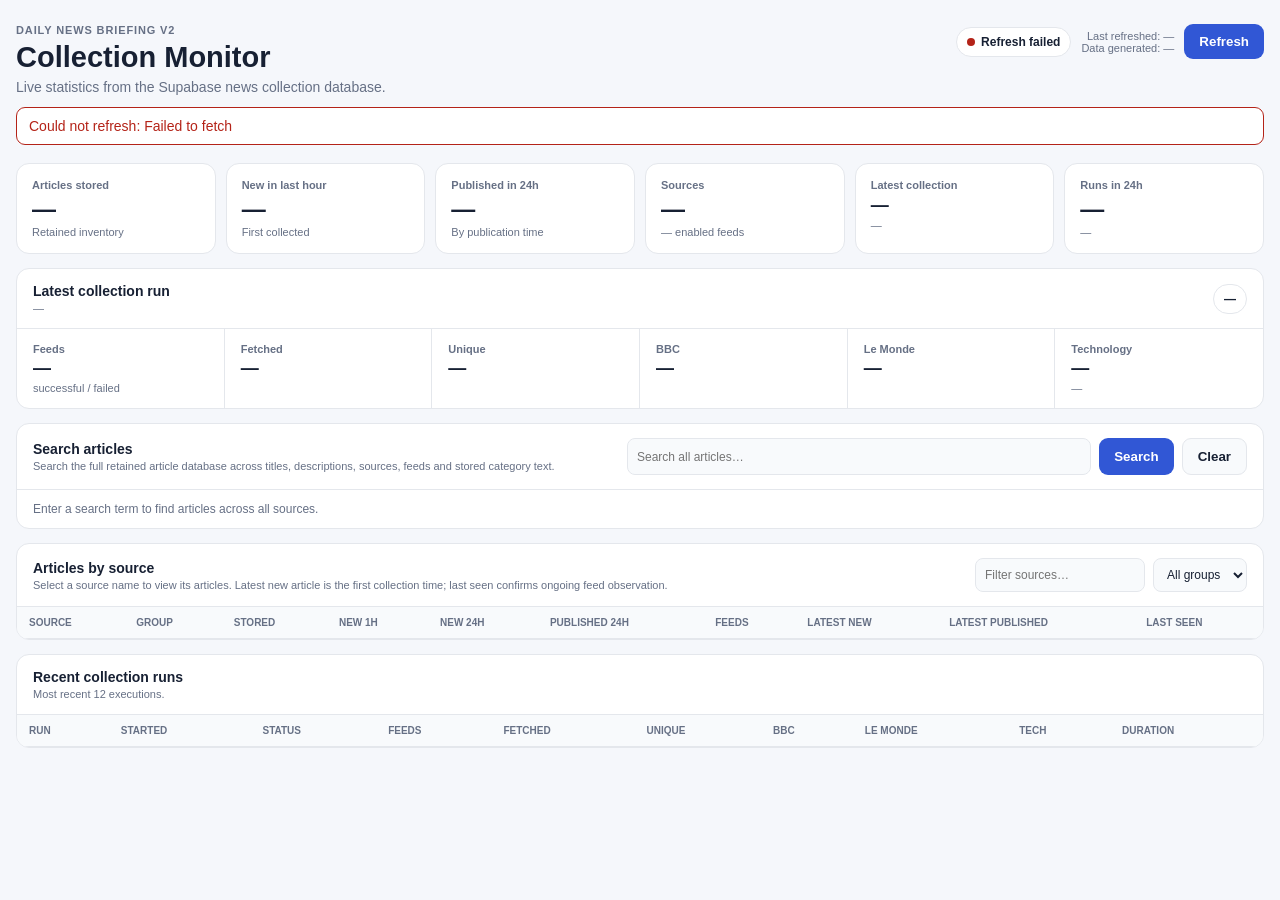
<file: index.html>
<!doctype html>
<html lang="en">
<head>
<meta charset="utf-8">
<meta name="viewport" content="width=device-width,initial-scale=1">
<meta name="color-scheme" content="light dark">
<title>Daily News Collection Monitor</title>
<style>
:root{--bg:#f5f7fb;--p:#fff;--p2:#f8fafc;--t:#172033;--m:#667085;--l:#e4e7ec;--a:#3157d5;--g:#168052;--w:#a15c00;--b:#b42318;color-scheme:light dark}
@media(prefers-color-scheme:dark){:root{--bg:#0d1117;--p:#151b23;--p2:#10161e;--t:#edf2f7;--m:#98a2b3;--l:#2b3440;--a:#8ba4ff;--g:#58d49b;--w:#ffb757;--b:#ff7b72}}
*{box-sizing:border-box}
body{margin:0;background:var(--bg);color:var(--t);font:14px -apple-system,BlinkMacSystemFont,"Segoe UI",Roboto,Arial,sans-serif}
.w{max-width:1400px;margin:auto;padding:24px 16px 50px}
.top{display:flex;justify-content:space-between;gap:16px;align-items:flex-start}
.ey{font-size:11px;letter-spacing:.08em;text-transform:uppercase;font-weight:750;color:var(--m)}
h1{margin:5px 0;font-size:29px}
.mut,.small{color:var(--m)}
.actions{display:flex;gap:10px;align-items:center;flex-wrap:wrap;justify-content:flex-end}
.pill{border:1px solid var(--l);background:var(--p);border-radius:999px;padding:7px 10px;font-size:12px;font-weight:700}
.dot{display:inline-block;width:8px;height:8px;border-radius:50%;background:var(--m);margin-right:6px}
.good{color:var(--g)}.warn{color:var(--w)}.bad{color:var(--b)}
.dot.good{background:var(--g)}.dot.warn{background:var(--w)}.dot.bad{background:var(--b)}
button{border:0;border-radius:9px;background:var(--a);color:#fff;font-weight:750;padding:10px 15px;cursor:pointer}
button:disabled{opacity:.65;cursor:default}.secondary{background:var(--p2);color:var(--t);border:1px solid var(--l)}
.stamp{font-size:11px;color:var(--m);text-align:right}
.cards{display:grid;grid-template-columns:repeat(6,1fr);gap:10px;margin-top:18px}
.card,.sec{background:var(--p);border:1px solid var(--l);border-radius:13px}
.card{padding:15px}
.lab{font-size:11px;color:var(--m);font-weight:700}
.val{font-size:24px;font-weight:780;margin-top:4px}
.small{font-size:11px;margin-top:3px}
.sec{margin-top:14px;overflow:hidden}
.head{padding:14px 16px;border-bottom:1px solid var(--l);display:flex;justify-content:space-between;gap:10px;align-items:center}
.ttl{font-weight:780}
.run{display:grid;grid-template-columns:repeat(6,1fr)}
.cell{padding:14px 16px;border-right:1px solid var(--l)}
.cell:last-child{border-right:0}
.rv{font-size:18px;font-weight:760;margin-top:3px}
.tools{display:flex;gap:8px}.article-search-tools{min-width:min(620px,55vw)}.article-search-tools .input{flex:1;min-width:180px}.search-info{padding:12px 16px;color:var(--m);font-size:12px}.search-pager{display:flex;justify-content:space-between;align-items:center;gap:10px;padding:12px 16px;border-top:1px solid var(--l)}.article-title{font-weight:700;color:var(--t);text-decoration:none}.article-title:hover{color:var(--a);text-decoration:underline}.snippet{color:var(--m);font-size:11px;line-height:1.35;margin-top:3px;max-width:620px}
.input,.select{border:1px solid var(--l);background:var(--p2);color:var(--t);border-radius:8px;padding:8px 9px;font:inherit;font-size:12px}
.scroll{overflow:auto}
table{width:100%;border-collapse:collapse;min-width:1000px}
th,td{padding:10px 12px;border-bottom:1px solid var(--l);text-align:left;font-size:12px}
th{font-size:10px;text-transform:uppercase;color:var(--m);background:var(--p2)}
.src{font-weight:750;color:var(--a);text-decoration:none}
.src:hover{text-decoration:underline}
.badge{border:1px solid var(--l);border-radius:999px;padding:3px 6px;font-size:10px}
.error{display:none;border:1px solid var(--b);color:var(--b);background:var(--p);padding:10px 12px;border-radius:9px;margin-top:12px}
@media(max-width:1000px){.cards{grid-template-columns:repeat(3,1fr)}.run{grid-template-columns:repeat(3,1fr)}}
@media(max-width:650px){.w{padding:18px 10px 40px}.top{display:block}.actions{margin-top:12px;justify-content:space-between}.stamp{text-align:left}.cards{grid-template-columns:repeat(2,1fr)}.run{grid-template-columns:repeat(2,1fr)}.head{align-items:flex-start;flex-direction:column}.tools{width:100%}.article-search-tools{min-width:0;flex-wrap:wrap}.article-search-tools .input{flex-basis:100%}.article-search-tools button{flex:1}.input{flex:1;min-width:0}.search-pager{align-items:stretch}.search-pager button{flex:1}}
</style>
</head>
<body>
<div class="w">
  <div class="top">
    <div>
      <div class="ey">Daily News Briefing v2</div>
      <h1>Collection Monitor</h1>
      <div class="mut">Live statistics from the Supabase news collection database.</div>
    </div>
    <div class="actions">
      <span class="pill"><span id="sd" class="dot"></span><span id="st">Loading…</span></span>
      <div class="stamp"><div id="rt">Last refreshed: —</div><div id="dt">Data generated: —</div></div>
      <button id="rb">Refresh</button>
    </div>
  </div>

  <div id="err" class="error"></div>

  <div class="cards">
    <div class="card"><div class="lab">Articles stored</div><div id="stored" class="val">—</div><div class="small">Retained inventory</div></div>
    <div class="card"><div class="lab">New in last hour</div><div id="n1" class="val">—</div><div class="small">First collected</div></div>
    <div class="card"><div class="lab">Published in 24h</div><div id="p24" class="val">—</div><div class="small">By publication time</div></div>
    <div class="card"><div class="lab">Sources</div><div id="sc" class="val">—</div><div class="small"><span id="fc">—</span> enabled feeds</div></div>
    <div class="card"><div class="lab">Latest collection</div><div id="lc" class="val" style="font-size:18px">—</div><div id="lct" class="small">—</div></div>
    <div class="card"><div class="lab">Runs in 24h</div><div id="runs" class="val">—</div><div id="runsub" class="small">—</div></div>
  </div>

  <div class="sec">
    <div class="head">
      <div><div class="ttl">Latest collection run</div><div id="rw" class="small">—</div></div>
      <span id="rs" class="pill">—</span>
    </div>
    <div class="run">
      <div class="cell"><div class="lab">Feeds</div><div id="rf" class="rv">—</div><div class="small">successful / failed</div></div>
      <div class="cell"><div class="lab">Fetched</div><div id="rfe" class="rv">—</div></div>
      <div class="cell"><div class="lab">Unique</div><div id="ru" class="rv">—</div></div>
      <div class="cell"><div class="lab">BBC</div><div id="rbbc" class="rv">—</div></div>
      <div class="cell"><div class="lab">Le Monde</div><div id="rlm" class="rv">—</div></div>
      <div class="cell"><div class="lab">Technology</div><div id="rtech" class="rv">—</div><div id="rd" class="small">—</div></div>
    </div>
  </div>

  <div class="sec">
    <div class="head">
      <div>
        <div class="ttl">Search articles</div>
        <div class="small">Search the full retained article database across titles, descriptions, sources, feeds and stored category text.</div>
      </div>
      <form id="asf" class="tools article-search-tools">
        <input id="asq" class="input" type="search" placeholder="Search all articles…" autocomplete="off">
        <button id="asb" type="submit">Search</button>
        <button id="asc" type="button" class="secondary">Clear</button>
      </form>
    </div>
    <div id="asinfo" class="search-info">Enter a search term to find articles across all sources.</div>
    <div id="aswrap" class="scroll" style="display:none">
      <table>
        <thead><tr><th>Source</th><th>Article</th><th>Collected</th><th>Published</th><th>Feed</th></tr></thead>
        <tbody id="asr"></tbody>
      </table>
    </div>
    <div id="aspager" class="search-pager" style="display:none">
      <button id="asprev" class="secondary" type="button">← Newer results</button>
      <span id="asptext" class="small">—</span>
      <button id="asnext" class="secondary" type="button">Older results →</button>
    </div>
  </div>

  <div class="sec">
    <div class="head">
      <div>
        <div class="ttl">Articles by source</div>
        <div class="small">Select a source name to view its articles. Latest new article is the first collection time; last seen confirms ongoing feed observation.</div>
      </div>
      <div class="tools">
        <input id="q" class="input" type="search" placeholder="Filter sources…">
        <select id="grp" class="select"><option value="">All groups</option></select>
      </div>
    </div>
    <div class="scroll">
      <table>
        <thead><tr><th>Source</th><th>Group</th><th>Stored</th><th>New 1h</th><th>New 24h</th><th>Published 24h</th><th>Feeds</th><th>Latest new</th><th>Latest published</th><th>Last seen</th></tr></thead>
        <tbody id="sr"></tbody>
      </table>
    </div>
  </div>

  <div class="sec">
    <div class="head"><div><div class="ttl">Recent collection runs</div><div class="small">Most recent 12 executions.</div></div></div>
    <div class="scroll">
      <table>
        <thead><tr><th>Run</th><th>Started</th><th>Status</th><th>Feeds</th><th>Fetched</th><th>Unique</th><th>BBC</th><th>Le Monde</th><th>Tech</th><th>Duration</th></tr></thead>
        <tbody id="rr"></tbody>
      </table>
    </div>
  </div>
</div>

<script>
var API='https://rbwcmjtcmhnivkmoxpsj.supabase.co/functions/v1/news-stats-api',
    S=[],
    $=function(x){return document.getElementById(x)},
    nf=new Intl.NumberFormat('en-GB'),
    df=new Intl.DateTimeFormat('en-GB',{timeZone:'Europe/London',day:'2-digit',month:'short',year:'numeric',hour:'2-digit',minute:'2-digit',second:'2-digit',hour12:false,timeZoneName:'short'}),
    sf=new Intl.DateTimeFormat('en-GB',{timeZone:'Europe/London',day:'2-digit',month:'short',hour:'2-digit',minute:'2-digit',hour12:false}),
    articleSearchPage=1,articleSearchTerm='',articleSearchLimit=50;

function fmt(v){return v?df.format(new Date(v)):'—'}
function sh(v){return v?sf.format(new Date(v)):'—'}
function ago(v){if(!v)return'—';var s=Math.max(0,(Date.now()-new Date(v))/1000);return s<60?Math.round(s)+' sec ago':s<3600?Math.round(s/60)+' min ago':s<86400?(s/3600).toFixed(s<7200?1:0)+' h ago':(s/86400).toFixed(1)+' d ago'}
function dur(a,b){return a&&b?((new Date(b)-new Date(a))/1000).toFixed(1)+' sec':'—'}
function fresh(v){if(!v)return['bad','No data'];var m=(Date.now()-new Date(v))/60000;return m<=75?['good',ago(v)]:m<=150?['warn',ago(v)]:['bad',ago(v)]}
function esc(v){return String(v==null?'':v).replace(/[&<>"']/g,function(c){return{'&':'&amp;','<':'&lt;','>':'&gt;','"':'&quot;',"'":'&#39;'}[c]})}
function safeUrl(v){try{var u=new URL(v);return(u.protocol==='http:'||u.protocol==='https:')?u.href:''}catch(e){return''}}

function articleSearchRow(a){
  var url=safeUrl(a.canonical_url),srcHref='source.html?source='+encodeURIComponent(a.source_name||''),title=esc(a.title||'(Untitled article)'),titleHtml=url?'<a class="article-title" href="'+esc(url)+'" target="_blank" rel="noopener noreferrer">'+title+'</a>':'<span class="article-title">'+title+'</span>',desc=a.description?'<div class="snippet">'+esc(a.description.length>180?a.description.slice(0,180)+'…':a.description)+'</div>':'';
  return '<tr><td><a class="src" href="'+srcHref+'">'+esc(a.source_name||'—')+'</a><div class="small">'+esc(a.source_group||'')+'</div></td><td>'+titleHtml+desc+'</td><td>'+sh(a.first_seen_at)+'</td><td>'+sh(a.published_at)+'</td><td>'+esc((a.feed_names&&a.feed_names.length?a.feed_names.join(', '):a.feed_name)||'—')+'</td></tr>'
}

function renderArticleSearch(d){
  var articles=d.articles||[],pages=d.total_pages||0;
  $('aswrap').style.display='block';
  $('aspager').style.display='flex';
  $('asr').innerHTML=articles.map(articleSearchRow).join('');
  $('asinfo').textContent=nf.format(d.total||0)+' result'+(d.total===1?'':'s')+' for “'+articleSearchTerm+'” · newest first';
  $('asptext').textContent=pages?'Page '+nf.format(d.page)+' of '+nf.format(pages):'No results';
  $('asprev').disabled=d.page<=1;
  $('asnext').disabled=!pages||d.page>=pages
}

function clearArticleSearch(){
  articleSearchTerm='';articleSearchPage=1;$('asq').value='';$('asr').innerHTML='';$('aswrap').style.display='none';$('aspager').style.display='none';$('asinfo').textContent='Enter a search term to find articles across all sources.'
}

async function runArticleSearch(page){
  var term=$('asq').value.trim();
  if(!term){clearArticleSearch();return}
  articleSearchTerm=term;articleSearchPage=Math.max(1,page||1);
  var b=$('asb');b.disabled=true;b.textContent='Searching…';
  try{
    var u=API+'?search='+encodeURIComponent(articleSearchTerm)+'&page='+articleSearchPage+'&limit='+articleSearchLimit+'&t='+Date.now(),r=await fetch(u,{cache:'no-store'});
    if(!r.ok)throw new Error('API returned '+r.status);
    renderArticleSearch(await r.json())
  }catch(e){
    $('asinfo').textContent='Search failed: '+e.message;$('aswrap').style.display='none';$('aspager').style.display='none'
  }finally{b.disabled=false;b.textContent='Search'}
}

function rows(){
  var q=$('q').value.toLowerCase(),g=$('grp').value,out=[];
  S.filter(function(s){
    return(!q||s.source_name.toLowerCase().indexOf(q)>=0||String(s.source_group||'').toLowerCase().indexOf(q)>=0)&&(!g||s.source_group===g)
  }).forEach(function(s){
    var a=fresh(s.latest_collection),z=fresh(s.latest_seen),href='source.html?source='+encodeURIComponent(s.source_name);
    out.push('<tr><td><a class="src" href="'+href+'">'+esc(s.source_name)+'</a><div class="small">'+esc(s.source_family)+'</div></td><td><span class="badge">'+esc(s.source_group||'—')+'</span></td><td><b>'+nf.format(s.total_articles)+'</b></td><td>'+nf.format(s.new_1h)+'</td><td>'+nf.format(s.new_24h)+'</td><td>'+nf.format(s.published_24h)+'</td><td>'+s.enabled_feeds+'/'+s.configured_feeds+'</td><td><div class="'+a[0]+'"><b>'+a[1]+'</b></div><div class="small">'+sh(s.latest_collection)+'</div></td><td>'+ago(s.latest_published)+'<div class="small">'+sh(s.latest_published)+'</div></td><td><div class="'+z[0]+'"><b>'+z[1]+'</b></div><div class="small">'+sh(s.latest_seen)+'</div></td></tr>')
  });
  $('sr').innerHTML=out.join('')
}

function render(d){
  var o=d.overview||{},r=d.latest_run||{};
  $('stored').textContent=nf.format(o.stored_articles||0);
  $('n1').textContent=nf.format(o.new_articles_1h||0);
  $('p24').textContent=nf.format(o.published_24h||0);
  $('sc').textContent=nf.format(o.configured_sources||0);
  $('fc').textContent=nf.format(o.enabled_feeds||0);
  $('lc').textContent=ago(o.latest_collection);
  $('lct').textContent=fmt(o.latest_collection);
  $('runs').textContent=nf.format((o.successful_runs_24h||0)+(o.failed_runs_24h||0));
  $('runsub').textContent=(o.successful_runs_24h||0)+' successful · '+(o.failed_runs_24h||0)+' failed';

  var age=r.finished_at?(Date.now()-new Date(r.finished_at))/60000:9999,
      c=r.ok&&age<=90?'good':r.ok&&age<=180?'warn':'bad';
  $('sd').className='dot '+c;
  $('st').textContent=!r.ok?'Latest run failed':age<=90?'Collection healthy':age<=180?'Collection getting stale':'Collection stale';
  $('rw').textContent=r.started_at?'Run #'+r.id+' · '+fmt(r.started_at):'No run recorded';
  $('rs').innerHTML='<span class="dot '+(r.ok?'good':'bad')+'"></span>'+(r.ok?'Successful':'Failed');
  $('rf').textContent=(r.successful_feeds||0)+' / '+(r.failed_feeds||0);
  $('rfe').textContent=nf.format(r.fetched_items||0);
  $('ru').textContent=nf.format(r.unique_items||0);
  $('rbbc').textContent=nf.format(r.bbc_items||0);
  $('rlm').textContent=nf.format(r.lemonde_items||0);
  $('rtech').textContent=nf.format(r.technology_items||0);
  $('rd').textContent=dur(r.started_at,r.finished_at);

  S=d.sources||[];
  var gs=[];
  S.forEach(function(s){if(s.source_group&&gs.indexOf(s.source_group)<0)gs.push(s.source_group)});
  gs.sort();
  $('grp').innerHTML='<option value="">All groups</option>'+gs.map(function(g){return'<option>'+esc(g)+'</option>'}).join('');
  rows();

  $('rr').innerHTML=(d.recent_runs||[]).map(function(x){
    return'<tr><td>#'+x.id+'</td><td>'+sh(x.started_at)+'</td><td class="'+(x.ok?'good':'bad')+'"><b>'+(x.ok?'Successful':'Failed'+(x.error_count?' · '+x.error_count+' errors':''))+'</b></td><td>'+x.successful_feeds+'/'+x.failed_feeds+'</td><td>'+nf.format(x.fetched_items||0)+'</td><td>'+nf.format(x.unique_items||0)+'</td><td>'+nf.format(x.bbc_items||0)+'</td><td>'+nf.format(x.lemonde_items||0)+'</td><td>'+nf.format(x.technology_items||0)+'</td><td>'+dur(x.started_at,x.finished_at)+'</td></tr>'
  }).join('');
  $('dt').textContent='Data generated: '+fmt(d.generated_at)
}

async function refresh(){
  var b=$('rb');
  b.disabled=true;
  b.textContent='Refreshing…';
  $('err').style.display='none';
  try{
    var r=await fetch(API+'?t='+Date.now(),{cache:'no-store'});
    if(!r.ok)throw new Error('API returned '+r.status);
    render(await r.json());
    $('rt').textContent='Last refreshed: '+df.format(new Date())
  }catch(e){
    $('err').textContent='Could not refresh: '+e.message;
    $('err').style.display='block';
    $('sd').className='dot bad';
    $('st').textContent='Refresh failed'
  }finally{
    b.disabled=false;
    b.textContent='Refresh'
  }
}
$('rb').onclick=refresh;
$('asf').onsubmit=function(e){e.preventDefault();runArticleSearch(1)};
$('asc').onclick=clearArticleSearch;
$('asprev').onclick=function(){if(articleSearchPage>1)runArticleSearch(articleSearchPage-1)};
$('asnext').onclick=function(){runArticleSearch(articleSearchPage+1)};
$('q').oninput=rows;
$('grp').onchange=rows;
refresh();
</script>
</body>
</html>
</file>
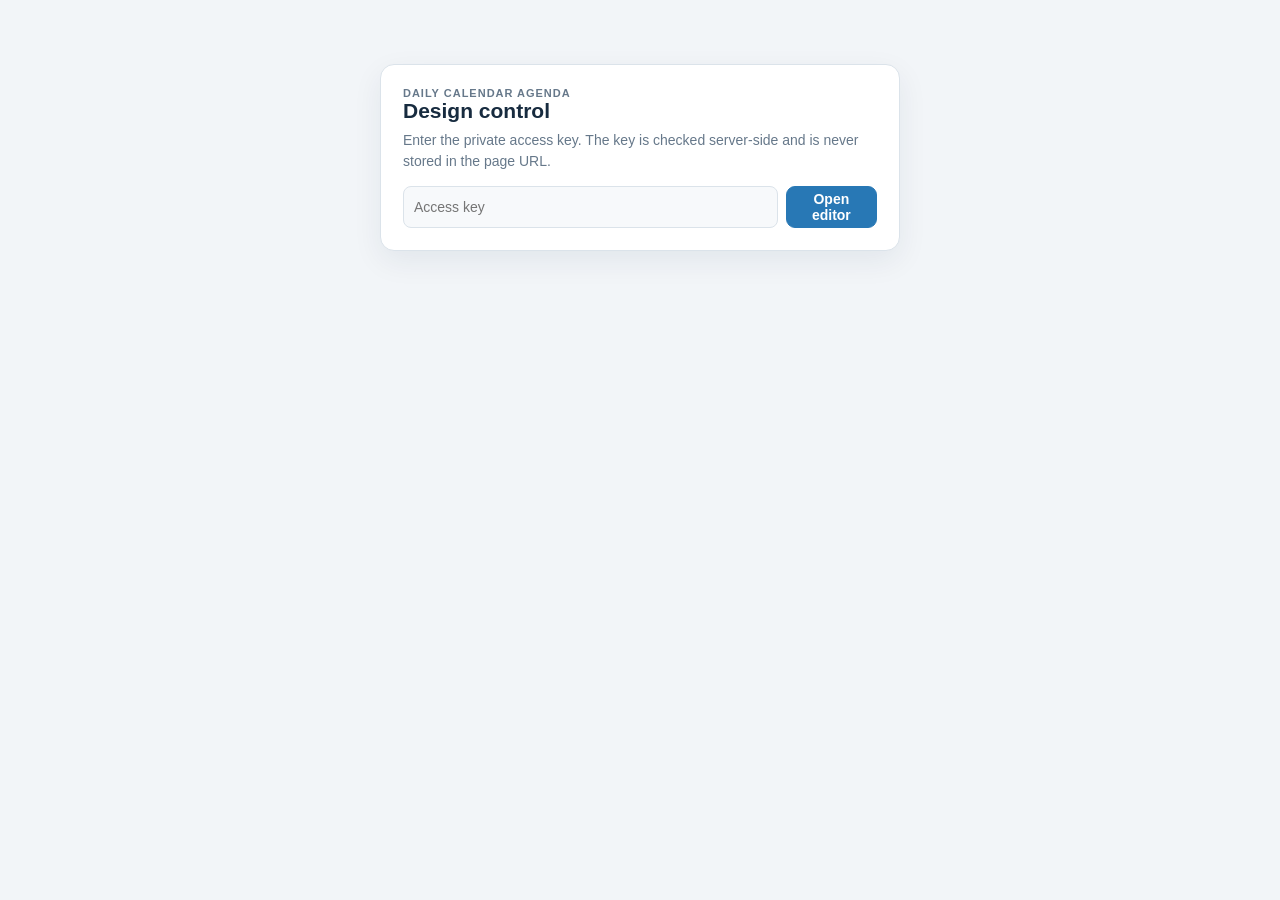
<file: agenda-designer-ipad.html>
<!doctype html>
<html lang="en">
<head>
<meta charset="utf-8">
<meta name="viewport" content="width=device-width,initial-scale=1,viewport-fit=cover">
<meta name="color-scheme" content="light dark">
<title>Daily Calendar Agenda — Design Control</title>
<link rel="stylesheet" href="agenda-designer-v2.css?v=20260829d">
</head>
<body>
<div class="wrap">
<div id="login" class="login"><div class="eyebrow">Daily Calendar Agenda</div><h2>Design control</h2><p>Enter the private access key. The key is checked server-side and is never stored in the page URL.</p><div class="login-row"><input id="key" class="input" type="password" autocomplete="current-password" placeholder="Access key"><button id="loginBtn" class="btn primary" type="button">Open editor</button></div><div id="loginError" class="notice error" style="margin-top:10px"></div></div>
<div id="app" class="app">
<div class="top"><div><div class="eyebrow">Daily Calendar Agenda</div><h1>Email design control</h1><div class="sub">Every setting below is read by the scheduled task before it renders the email. Layout-sensitive options are marked because changing them can affect Gmail/iPad chart alignment.</div></div><div class="top-actions"><button id="reloadBtn" class="btn" type="button">Reload</button><button id="runBtnTop" class="btn danger" type="button">Re-execute task</button></div></div>
<div id="notice" class="notice"></div>
<div class="statusbar"><div class="status"><div class="slabel">Design parameters</div><div id="paramCount" class="svalue">—</div></div><div class="status"><div class="slabel">Last saved</div><div id="savedAt" class="svalue">—</div></div><div class="status"><div class="slabel">Scheduled delivery</div><div class="svalue">Daily · 06:30 London</div></div><div class="status"><div class="slabel">Manual run</div><div id="runState" class="svalue">No request queued</div></div></div>
<div class="workspace">
<div class="editor"><div class="editor-head"><input id="search" class="input search" type="search" placeholder="Search parameters…"><div id="filters" class="filters"></div></div><div id="sections" class="sections"></div></div>
<aside class="preview">
<div class="preview-head"><div><h2>Live design preview</h2><div class="preview-note">Rendered at the configured email dimensions, then scaled to fit. Changes appear here immediately, even before saving.</div><div id="previewState" class="preview-state">Previewing unsaved changes</div></div><div class="preview-tools"><select id="previewZoom" class="select"><option value="fit">Fit to panel</option><option value="0.50">50%</option><option value="0.75">75%</option><option value="1">100%</option></select></div></div>
<div id="previewScroll" class="preview-scroll"><div id="previewViewport" class="preview-viewport"><div id="previewCanvas" class="preview-canvas"></div></div></div>
<div class="history"><h3>Recent saves</h3><div id="history" class="history-list"></div></div>
</aside>
</div>
<div class="footerbar"><div id="dirtyText" class="dirtytext">No unsaved changes.</div><div><button id="runBtn" class="btn danger" type="button">Re-execute task</button> <button id="saveBtn" class="btn primary" type="button" disabled>Save changes</button></div></div>
</div>
</div>
<script src="agenda-designer-save-history.js?v=20260829d"></script>
<script src="agenda-designer-v2.js?v=20260905b"></script>
<script src="agenda-location-control.js?v=20260829e"></script>
</body>
</html>
</file>
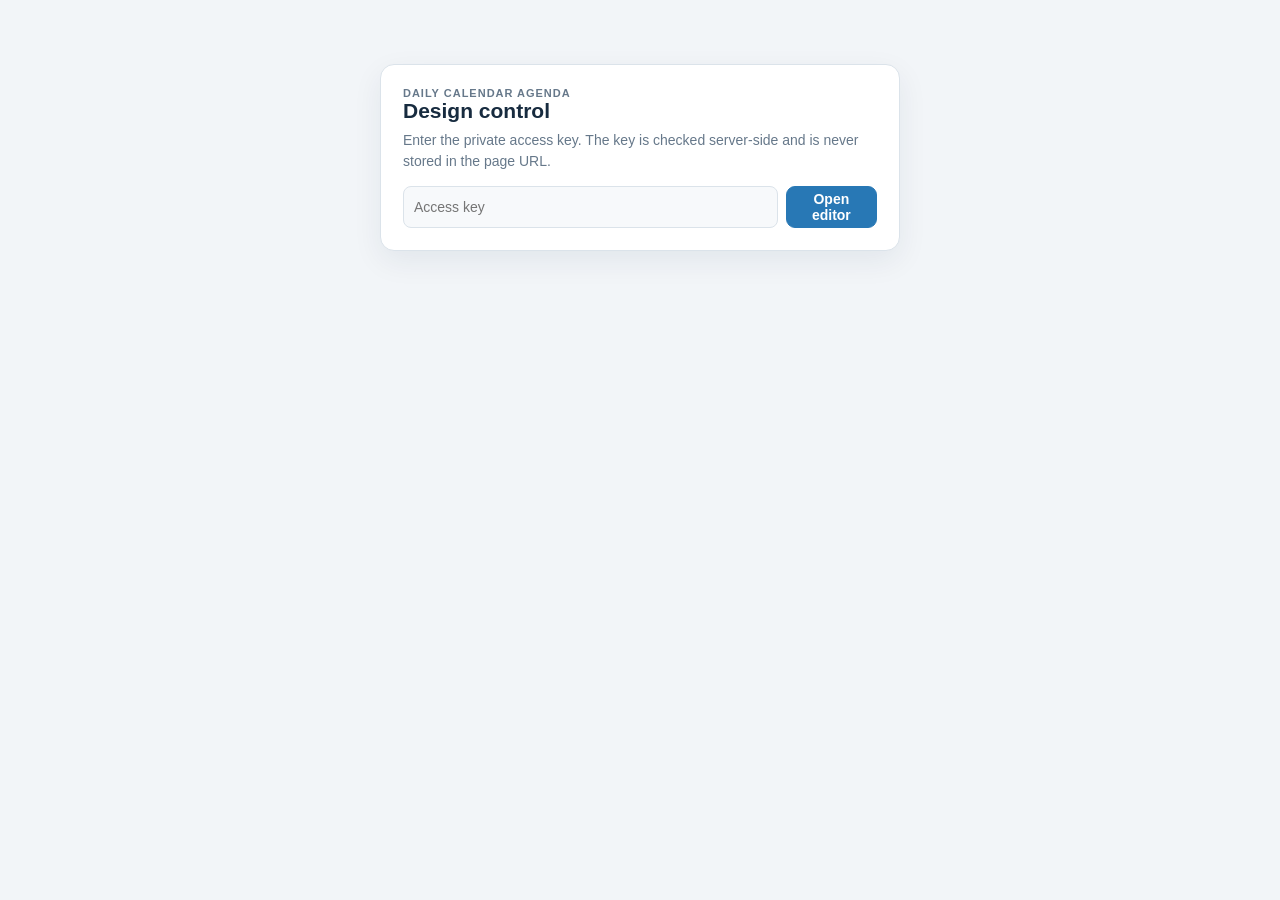
<file: agenda-designer-preview.html>
<!doctype html>
<html lang="en">
<head>
<meta charset="utf-8">
<meta name="viewport" content="width=device-width,initial-scale=1,viewport-fit=cover">
<meta name="color-scheme" content="light dark">
<title>Daily Calendar Agenda — Design Control</title>
<link rel="stylesheet" href="agenda-designer-v2.css">
</head>
<body>
<div class="wrap">
<div id="login" class="login"><div class="eyebrow">Daily Calendar Agenda</div><h2>Design control</h2><p>Enter the private access key. The key is checked server-side and is never stored in the page URL.</p><div class="login-row"><input id="key" class="input" type="password" autocomplete="current-password" placeholder="Access key"><button id="loginBtn" class="btn primary" type="button">Open editor</button></div><div id="loginError" class="notice error" style="margin-top:10px"></div></div>
<div id="app" class="app">
<div class="top"><div><div class="eyebrow">Daily Calendar Agenda</div><h1>Email design control</h1><div class="sub">Every setting below is read by the scheduled task before it renders the email. Layout-sensitive options are marked because changing them can affect Gmail/iPad chart alignment.</div></div><div class="top-actions"><button id="reloadBtn" class="btn" type="button">Reload</button><button id="runBtnTop" class="btn danger" type="button">Re-execute task</button></div></div>
<div id="notice" class="notice"></div>
<div class="statusbar"><div class="status"><div class="slabel">Design parameters</div><div id="paramCount" class="svalue">—</div></div><div class="status"><div class="slabel">Last saved</div><div id="savedAt" class="svalue">—</div></div><div class="status"><div class="slabel">Scheduled delivery</div><div class="svalue">Daily · 06:30 London</div></div><div class="status"><div class="slabel">Manual run</div><div id="runState" class="svalue">No request queued</div></div></div>
<div class="workspace">
<div class="editor"><div class="editor-head"><input id="search" class="input search" type="search" placeholder="Search parameters…"><div id="filters" class="filters"></div></div><div id="sections" class="sections"></div></div>
<aside class="preview">
<div class="preview-head"><div><h2>Live design preview</h2><div class="preview-note">Rendered at the configured email dimensions, then scaled to fit. Changes appear here immediately, even before saving.</div><div id="previewState" class="preview-state">Previewing unsaved changes</div></div><div class="preview-tools"><select id="previewZoom" class="select"><option value="fit">Fit to panel</option><option value="0.50">50%</option><option value="0.75">75%</option><option value="1">100%</option></select></div></div>
<div id="previewScroll" class="preview-scroll"><div id="previewViewport" class="preview-viewport"><div id="previewCanvas" class="preview-canvas"></div></div></div>
<div class="history"><h3>Recent saves</h3><div id="history" class="history-list"></div></div>
</aside>
</div>
<div class="footerbar"><div id="dirtyText" class="dirtytext">No unsaved changes.</div><div><button id="runBtn" class="btn danger" type="button">Re-execute task</button> <button id="saveBtn" class="btn primary" type="button" disabled>Save changes</button></div></div>
</div>
</div>
<script src="agenda-designer-v2.js"></script>
</body>
</html>
</file>
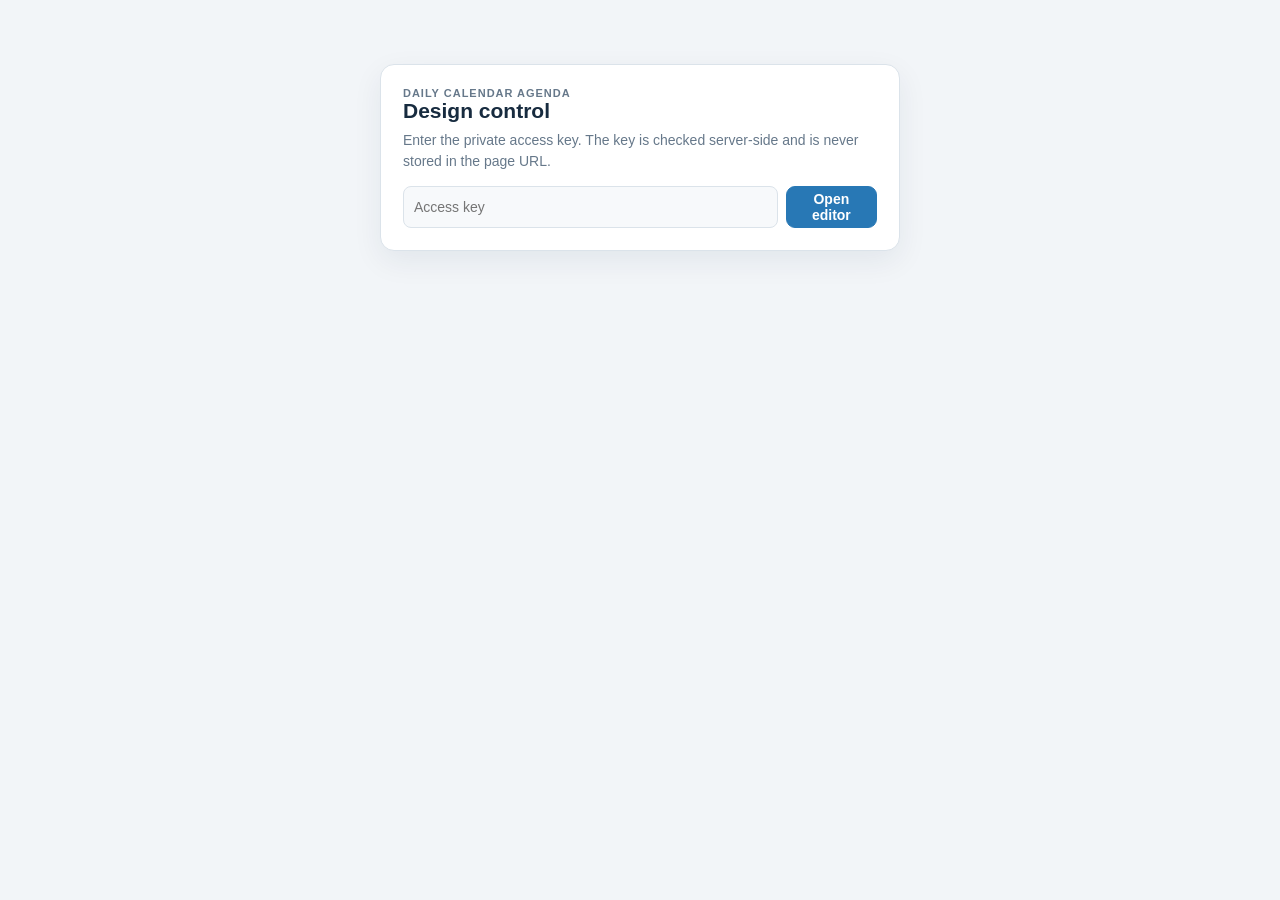
<file: agenda-designer.html>
<!doctype html>
<html lang="en">
<head>
<meta charset="utf-8">
<meta name="viewport" content="width=device-width,initial-scale=1,viewport-fit=cover">
<meta name="color-scheme" content="light dark">
<title>Daily Calendar Agenda — Design Control</title>
<link rel="stylesheet" href="agenda-designer-v2.css">
</head>
<body>
<div class="wrap">
<div id="login" class="login"><div class="eyebrow">Daily Calendar Agenda</div><h2>Design control</h2><p>Enter the private access key. The key is checked server-side and is never stored in the page URL.</p><div class="login-row"><input id="key" class="input" type="password" autocomplete="current-password" placeholder="Access key"><button id="loginBtn" class="btn primary" type="button">Open editor</button></div><div id="loginError" class="notice error" style="margin-top:10px"></div></div>
<div id="app" class="app">
<div class="top"><div><div class="eyebrow">Daily Calendar Agenda</div><h1>Email design control</h1><div class="sub">Every setting below is read by the scheduled task before it renders the email. Layout-sensitive options are marked because changing them can affect Gmail/iPad chart alignment.</div></div><div class="top-actions"><button id="reloadBtn" class="btn" type="button">Reload</button><button id="runBtnTop" class="btn danger" type="button">Re-execute task</button></div></div>
<div id="notice" class="notice"></div>
<div class="statusbar"><div class="status"><div class="slabel">Design parameters</div><div id="paramCount" class="svalue">—</div></div><div class="status"><div class="slabel">Last saved</div><div id="savedAt" class="svalue">—</div></div><div class="status"><div class="slabel">Scheduled delivery</div><div class="svalue">Daily · 06:30 London</div></div><div class="status"><div class="slabel">Manual run</div><div id="runState" class="svalue">No request queued</div></div></div>
<div class="workspace">
<div class="editor"><div class="editor-head"><input id="search" class="input search" type="search" placeholder="Search parameters…"><div id="filters" class="filters"></div></div><div id="sections" class="sections"></div></div>
<aside class="preview">
<div class="preview-head"><div><h2>Live design preview</h2><div class="preview-note">Rendered at the configured email dimensions, then scaled to fit. Changes appear here immediately, even before saving.</div><div id="previewState" class="preview-state">Previewing unsaved changes</div></div><div class="preview-tools"><select id="previewZoom" class="select"><option value="fit">Fit to panel</option><option value="0.50">50%</option><option value="0.75">75%</option><option value="1">100%</option></select></div></div>
<div id="previewScroll" class="preview-scroll"><div id="previewViewport" class="preview-viewport"><div id="previewCanvas" class="preview-canvas"></div></div></div>
<div class="history"><h3>Recent saves</h3><div id="history" class="history-list"></div></div>
</aside>
</div>
<div class="footerbar"><div id="dirtyText" class="dirtytext">No unsaved changes.</div><div><button id="runBtn" class="btn danger" type="button">Re-execute task</button> <button id="saveBtn" class="btn primary" type="button" disabled>Save changes</button></div></div>
</div>
</div>
<script src="agenda-designer-save-history.js"></script>
<script src="agenda-designer-v2.js"></script>
<script src="agenda-location-control.js?v=20260829e"></script>
</body>
</html>
</file>
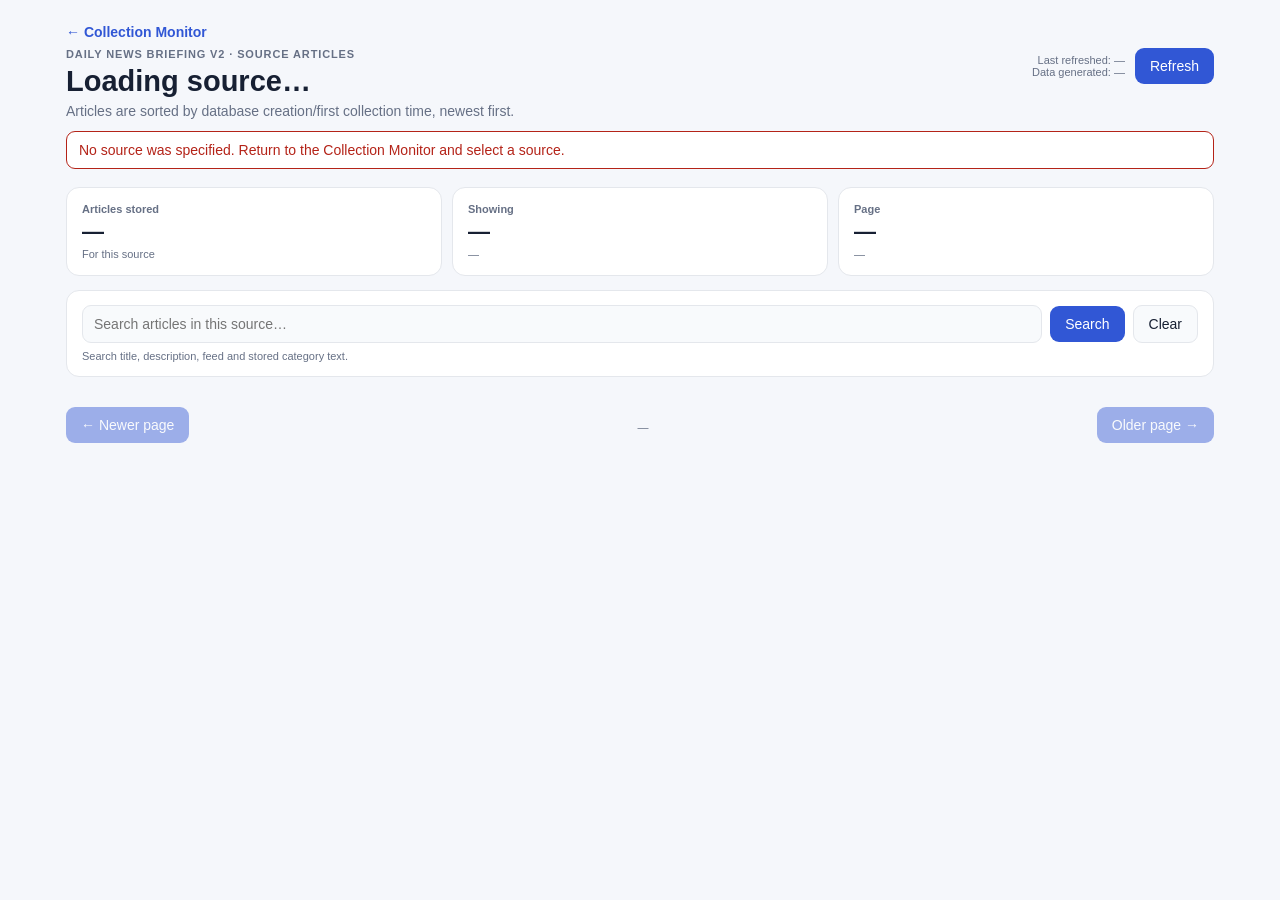
<file: source.html>
<!doctype html>
<html lang="en">
<head>
<meta charset="utf-8">
<meta name="viewport" content="width=device-width,initial-scale=1">
<meta name="color-scheme" content="light dark">
<title>Source Articles — Daily News Collection Monitor</title>
<style>
:root{--bg:#f5f7fb;--p:#fff;--p2:#f8fafc;--t:#172033;--m:#667085;--l:#e4e7ec;--a:#3157d5;--g:#168052;--w:#a15c00;--b:#b42318;color-scheme:light dark}
@media(prefers-color-scheme:dark){:root{--bg:#0d1117;--p:#151b23;--p2:#10161e;--t:#edf2f7;--m:#98a2b3;--l:#2b3440;--a:#8ba4ff;--g:#58d49b;--w:#ffb757;--b:#ff7b72}}
*{box-sizing:border-box}
body{margin:0;background:var(--bg);color:var(--t);font:14px -apple-system,BlinkMacSystemFont,"Segoe UI",Roboto,Arial,sans-serif}
.w{max-width:1180px;margin:auto;padding:24px 16px 50px}
.top{display:flex;justify-content:space-between;gap:16px;align-items:flex-start}
.ey{font-size:11px;letter-spacing:.08em;text-transform:uppercase;font-weight:750;color:var(--m)}
h1{margin:5px 0;font-size:29px}
.mut,.small{color:var(--m)}
.back{display:inline-block;color:var(--a);text-decoration:none;font-weight:700;margin-bottom:8px}
.back:hover{text-decoration:underline}
.actions{display:flex;gap:10px;align-items:center;flex-wrap:wrap;justify-content:flex-end}
button,.btn{border:0;border-radius:9px;background:var(--a);color:#fff;font-weight:750;padding:10px 15px;cursor:pointer;text-decoration:none;font:inherit}
button:disabled,.btn.disabled{opacity:.45;cursor:default;pointer-events:none}
.stamp{font-size:11px;color:var(--m);text-align:right}
.summary{display:grid;grid-template-columns:repeat(3,1fr);gap:10px;margin-top:18px}
.card,.article,.categories,.search-panel{background:var(--p);border:1px solid var(--l);border-radius:13px}
.card{padding:15px}
.lab{font-size:11px;color:var(--m);font-weight:700}
.val{font-size:22px;font-weight:780;margin-top:4px}
.small{font-size:11px;margin-top:3px}
.categories{display:none;margin-top:14px;padding:14px 15px}.search-panel{margin-top:14px;padding:14px 15px}.search-form{display:flex;gap:8px;align-items:center}.search-input{flex:1;min-width:0;border:1px solid var(--l);background:var(--p2);color:var(--t);border-radius:9px;padding:10px 11px;font:inherit}.secondary{background:var(--p2);color:var(--t);border:1px solid var(--l)}.search-status{margin-top:7px;color:var(--m);font-size:11px}.cat-head{display:flex;justify-content:space-between;gap:12px;align-items:flex-start;margin-bottom:10px}.cat-title{font-weight:780}.cat-grid{display:flex;flex-wrap:wrap;gap:8px}.cat-btn{border:1px solid var(--l);background:var(--p2);color:var(--t);border-radius:10px;padding:8px 10px;cursor:pointer;display:inline-flex;align-items:center;gap:8px;font:inherit;font-size:12px;font-weight:650}.cat-btn:hover{border-color:var(--a)}.cat-btn.active{background:var(--a);border-color:var(--a);color:#fff}.cat-count{font-size:13px;font-weight:800;min-width:22px;text-align:right}
.error{display:none;border:1px solid var(--b);color:var(--b);background:var(--p);padding:10px 12px;border-radius:9px;margin-top:12px}
.list{display:grid;gap:12px;margin-top:14px}
.article{padding:16px}
.article h2{font-size:17px;line-height:1.35;margin:0 0 7px}
.article h2 a{color:var(--t);text-decoration:none}
.article h2 a:hover{color:var(--a);text-decoration:underline}
.desc{line-height:1.5;color:var(--t);margin:9px 0 12px}
.meta{display:flex;flex-wrap:wrap;gap:7px 12px;color:var(--m);font-size:11px}
.meta b{color:var(--t);font-weight:700}
.badge{border:1px solid var(--l);background:var(--p2);border-radius:999px;padding:3px 7px;font-size:10px}
.article-footer{display:flex;justify-content:space-between;gap:12px;align-items:center;margin-top:12px;padding-top:10px;border-top:1px solid var(--l)}
.original{color:var(--a);font-weight:700;text-decoration:none;font-size:12px}
.original:hover{text-decoration:underline}
.pager{display:flex;justify-content:space-between;align-items:center;gap:12px;margin-top:16px}
.empty{padding:30px 16px;text-align:center;color:var(--m);background:var(--p);border:1px solid var(--l);border-radius:13px;margin-top:14px}
@media(max-width:650px){.w{padding:18px 10px 40px}.top{display:block}.actions{margin-top:12px;justify-content:space-between}.stamp{text-align:left}.summary{grid-template-columns:1fr}.cat-grid{display:grid;grid-template-columns:repeat(2,minmax(0,1fr))}.cat-btn{justify-content:space-between}.search-form{flex-wrap:wrap}.search-input{flex-basis:100%}.search-form button{flex:1}.article{padding:14px}.article-footer{align-items:flex-start;flex-direction:column}.pager{align-items:stretch}.pager .btn{flex:1;text-align:center}}
</style>
</head>
<body>
<div class="w">
  <a class="back" href="index.html">← Collection Monitor</a>
  <div class="top">
    <div>
      <div class="ey">Daily News Briefing v2 · Source articles</div>
      <h1 id="title">Loading source…</h1>
      <div class="mut">Articles are sorted by database creation/first collection time, newest first.</div>
    </div>
    <div class="actions">
      <div class="stamp"><div id="rt">Last refreshed: —</div><div id="dt">Data generated: —</div></div>
      <button id="rb">Refresh</button>
    </div>
  </div>

  <div id="err" class="error"></div>

  <div class="summary">
    <div class="card"><div class="lab">Articles stored</div><div id="total" class="val">—</div><div id="totalSub" class="small">For this source</div></div>
    <div class="card"><div class="lab">Showing</div><div id="showing" class="val">—</div><div id="range" class="small">—</div></div>
    <div class="card"><div class="lab">Page</div><div id="page" class="val">—</div><div id="pages" class="small">—</div></div>
  </div>

  <div id="categories" class="categories">
    <div class="cat-head"><div><div class="cat-title">Articles by category</div><div class="small">Tap a category or its article count to filter the list. Articles can belong to more than one category.</div></div></div>
    <div id="catGrid" class="cat-grid"></div>
  </div>

  <div class="search-panel">
    <form id="searchForm" class="search-form">
      <input id="searchInput" class="search-input" type="search" placeholder="Search articles in this source…" autocomplete="off">
      <button type="submit">Search</button>
      <button id="clearSearch" type="button" class="secondary">Clear</button>
    </form>
    <div id="searchStatus" class="search-status">Search title, description, feed and stored category text.</div>
  </div>

  <div id="list" class="list"></div>
  <div id="empty" class="empty" style="display:none">No stored articles were found for this source.</div>

  <div class="pager">
    <a id="prev" class="btn disabled" href="#">← Newer page</a>
    <div id="pagerText" class="small">—</div>
    <a id="next" class="btn disabled" href="#">Older page →</a>
  </div>
</div>

<script>
var API='https://rbwcmjtcmhnivkmoxpsj.supabase.co/functions/v1/news-stats-api',
    $=function(x){return document.getElementById(x)},
    nf=new Intl.NumberFormat('en-GB'),
    df=new Intl.DateTimeFormat('en-GB',{timeZone:'Europe/London',day:'2-digit',month:'short',year:'numeric',hour:'2-digit',minute:'2-digit',second:'2-digit',hour12:false,timeZoneName:'short'}),
    sf=new Intl.DateTimeFormat('en-GB',{timeZone:'Europe/London',day:'2-digit',month:'short',year:'numeric',hour:'2-digit',minute:'2-digit',hour12:false}),
    params=new URLSearchParams(location.search),
    source=(params.get('source')||'').trim(),
    currentPage=Math.max(1,parseInt(params.get('page')||'1',10)||1),
    currentCategory=(params.get('category')||'').trim(),
    currentSearch=(params.get('search')||'').trim(),
    pageSize=100;

function fmt(v){return v?df.format(new Date(v)):'—'}
function sh(v){return v?sf.format(new Date(v)):'—'}
function esc(v){return String(v==null?'':v).replace(/[&<>"']/g,function(c){return{'&':'&amp;','<':'&lt;','>':'&gt;','"':'&quot;',"'":'&#39;'}[c]})}
function safeUrl(v){try{var u=new URL(v);return(u.protocol==='http:'||u.protocol==='https:')?u.href:''}catch(e){return''}}
function pageHref(p){var u='source.html?source='+encodeURIComponent(source)+'&page='+p;if(currentCategory)u+='&category='+encodeURIComponent(currentCategory);if(currentSearch)u+='&search='+encodeURIComponent(currentSearch);return u}
function setCategory(c){currentCategory=c||'';currentPage=1;var u=pageHref(1);history.replaceState(null,'',u);refresh()}
function setSearch(v){currentSearch=(v||'').trim();currentPage=1;$('searchInput').value=currentSearch;history.replaceState(null,'',pageHref(1));refresh()}
function renderCategories(d){var cats=d.category_counts||[],box=$('categories'),grid=$('catGrid');if(!cats.length){box.style.display='none';grid.innerHTML='';return}box.style.display='block';var out=['<button class="cat-btn '+(!currentCategory?'active':'')+'" data-category=""><span>All</span><span class="cat-count">'+nf.format(d.source_total||0)+'</span></button>'];cats.forEach(function(c){var name=String(c.category||''),active=name===currentCategory?'active':'';out.push('<button class="cat-btn '+active+'" data-category="'+esc(name)+'"><span>'+esc(name)+'</span><span class="cat-count">'+nf.format(c.article_count||0)+'</span></button>')});grid.innerHTML=out.join('');Array.prototype.forEach.call(grid.querySelectorAll('.cat-btn'),function(b){b.onclick=function(){setCategory(b.getAttribute('data-category')||'')}})}

function articleHtml(a){
  var url=safeUrl(a.canonical_url),
      feeds=(a.feed_names&&a.feed_names.length?a.feed_names.join(', '):a.feed_name)||'—',
      title=esc(a.title||'(Untitled article)'),
      titleHtml=url?'<a href="'+esc(url)+'" target="_blank" rel="noopener noreferrer">'+title+'</a>':title,
      group=a.source_group?'<span class="badge">'+esc(a.source_group)+'</span>':'',
      category=a.category?'<span class="badge">'+esc(a.category)+'</span>':'',
      score=a.agenda_score!=null?'<span class="badge">Agenda score '+esc(a.agenda_score)+'</span>':'',
      desc=a.description?'<div class="desc">'+esc(a.description)+'</div>':'',
      original=url?'<a class="original" href="'+esc(url)+'" target="_blank" rel="noopener noreferrer">Open original article ↗</a>':'<span class="small">No original URL stored</span>';

  return '<article class="article">'+
    '<h2>'+titleHtml+'</h2>'+
    '<div class="meta"><span><b>Collected/created:</b> '+sh(a.first_seen_at)+'</span><span><b>Published:</b> '+sh(a.published_at)+'</span><span><b>Last seen:</b> '+sh(a.last_seen_at)+'</span><span><b>Fetched:</b> '+sh(a.fetched_at)+'</span></div>'+
    desc+
    '<div class="meta">'+group+category+score+'<span><b>Feed:</b> '+esc(feeds)+'</span><span><b>Article ID:</b> '+esc(a.id)+'</span></div>'+
    '<div class="article-footer">'+original+'<span class="small">'+esc(a.source_family||'')+'</span></div>'+
  '</article>'
}

function render(d){
  document.title=(d.source||source)+' Articles — Daily News Collection Monitor';
  $('title').textContent=d.source||source||'Source articles';
  $('total').textContent=nf.format(d.source_total!=null?d.source_total:(d.total||0));
  $('totalSub').textContent=(currentCategory||currentSearch)?'Source total · filters active':'For this source';
  $('showing').textContent=nf.format((d.articles||[]).length);
  var first=d.total?((d.page-1)*d.limit+1):0,
      last=d.total?Math.min(d.page*d.limit,d.total):0;
  var filterLabel=(currentCategory?' · '+currentCategory:'')+(currentSearch?' · search: “'+currentSearch+'”':'');
  $('range').textContent=d.total?nf.format(first)+'–'+nf.format(last)+' of '+nf.format(d.total)+filterLabel:'No matching articles'+filterLabel;
  $('searchInput').value=currentSearch;
  $('searchStatus').textContent=currentSearch?'Searching for “'+currentSearch+'”'+(currentCategory?' in '+currentCategory:'')+' · '+nf.format(d.total||0)+' matches':'Search title, description, feed and stored category text.';
  $('page').textContent=nf.format(d.page||1);
  $('pages').textContent=(d.total_pages||0)?'of '+nf.format(d.total_pages):'of 0';
  $('list').innerHTML=(d.articles||[]).map(articleHtml).join('');
  $('empty').style.display=(d.articles||[]).length?'none':'block';
  $('dt').textContent='Data generated: '+fmt(d.generated_at);
  renderCategories(d);

  var prev=$('prev'),next=$('next'),pages=d.total_pages||0;
  if(d.page>1){prev.className='btn';prev.href=pageHref(d.page-1)}else{prev.className='btn disabled';prev.href='#'}
  if(pages&&d.page<pages){next.className='btn';next.href=pageHref(d.page+1)}else{next.className='btn disabled';next.href='#'}
  $('pagerText').textContent=pages?'Page '+nf.format(d.page)+' of '+nf.format(pages):'No pages'
}

async function refresh(){
  var b=$('rb');
  b.disabled=true;
  b.textContent='Refreshing…';
  $('err').style.display='none';
  if(!source){
    $('err').textContent='No source was specified. Return to the Collection Monitor and select a source.';
    $('err').style.display='block';
    b.disabled=false;b.textContent='Refresh';return
  }
  try{
    var u=API+'?source='+encodeURIComponent(source)+'&page='+currentPage+'&limit='+pageSize+(currentCategory?'&category='+encodeURIComponent(currentCategory):'')+(currentSearch?'&search='+encodeURIComponent(currentSearch):'')+'&t='+Date.now(),
        r=await fetch(u,{cache:'no-store'});
    if(!r.ok)throw new Error('API returned '+r.status);
    render(await r.json());
    $('rt').textContent='Last refreshed: '+df.format(new Date())
  }catch(e){
    $('err').textContent='Could not load articles: '+e.message;
    $('err').style.display='block'
  }finally{
    b.disabled=false;
    b.textContent='Refresh'
  }
}

$('rb').onclick=refresh;
$('searchForm').onsubmit=function(e){e.preventDefault();setSearch($('searchInput').value)};
$('clearSearch').onclick=function(){setSearch('')};
$('searchInput').value=currentSearch;
refresh();
</script>
</body>
</html>
</file>
<file: agenda-designer-v2.css>
:root{color-scheme:light dark;--bg:#f2f5f8;--panel:#fff;--panel2:#f7f9fb;--text:#172b3f;--muted:#66788a;--line:#dbe3ea;--accent:#2878b5;--danger:#b42318;--good:#16794d;--warn:#9a6700;--shadow:0 10px 30px rgba(19,47,76,.07)}
@media(prefers-color-scheme:dark){:root{--bg:#0d131a;--panel:#151c24;--panel2:#111820;--text:#edf3f7;--muted:#a4b0bd;--line:#2e3944;--accent:#66aee0;--danger:#ff8178;--good:#62d49c;--warn:#f4bd61;--shadow:none}}
*{box-sizing:border-box}body{margin:0;background:var(--bg);color:var(--text);font:14px -apple-system,BlinkMacSystemFont,"Segoe UI",Roboto,Arial,sans-serif}.wrap{max-width:1580px;margin:auto;padding:24px 18px 64px}.top{display:flex;gap:20px;justify-content:space-between;align-items:flex-start;margin-bottom:16px}.eyebrow{font-size:11px;font-weight:800;letter-spacing:.09em;text-transform:uppercase;color:var(--muted)}h1{margin:5px 0 6px;font-size:29px;line-height:1.12}.sub{color:var(--muted);max-width:780px;line-height:1.5}.top-actions{display:flex;gap:8px;flex-wrap:wrap;justify-content:flex-end}.btn{border:1px solid var(--line);background:var(--panel);color:var(--text);border-radius:9px;min-height:42px;padding:0 14px;font:inherit;font-weight:750;cursor:pointer}.btn.primary{background:var(--accent);border-color:var(--accent);color:#fff}.btn.danger{border-color:var(--danger);color:var(--danger)}.btn:disabled{opacity:.45;cursor:not-allowed}.statusbar{display:grid;grid-template-columns:repeat(4,1fr);gap:10px;margin-bottom:14px}.status{background:var(--panel);border:1px solid var(--line);border-radius:12px;padding:12px 14px;box-shadow:var(--shadow)}.slabel{font-size:10px;text-transform:uppercase;letter-spacing:.06em;color:var(--muted);font-weight:800}.svalue{font-weight:780;margin-top:5px}.notice{display:none;border:1px solid var(--line);background:var(--panel);border-radius:10px;padding:11px 13px;margin:0 0 14px;line-height:1.45}.notice.error{border-color:var(--danger);color:var(--danger)}.notice.good{border-color:var(--good);color:var(--good)}.login{max-width:520px;margin:40px auto;background:var(--panel);border:1px solid var(--line);border-radius:14px;padding:22px;box-shadow:var(--shadow)}.login h2{margin:0 0 7px}.login p{color:var(--muted);line-height:1.5;margin:0 0 14px}.input,.select,.number,.hex{width:100%;border:1px solid var(--line);border-radius:8px;background:var(--panel2);color:var(--text);padding:9px 10px;min-height:40px;font:inherit}.login-row{display:flex;gap:8px}.app{display:none}.workspace{display:grid;grid-template-columns:minmax(560px,1fr) minmax(500px,620px);gap:16px;align-items:start}.editor,.preview{background:var(--panel);border:1px solid var(--line);border-radius:14px;box-shadow:var(--shadow)}.editor-head{padding:14px;border-bottom:1px solid var(--line);display:flex;gap:10px;align-items:center;justify-content:space-between;flex-wrap:wrap}.search{min-width:250px;flex:1}.filters{display:flex;gap:6px;flex-wrap:wrap}.chip{border:1px solid var(--line);background:var(--panel2);color:var(--text);border-radius:999px;padding:6px 9px;font:inherit;font-size:11px;font-weight:700;cursor:pointer}.chip.active{background:var(--accent);border-color:var(--accent);color:#fff}.sections{padding:0 14px 14px}.section{padding-top:14px}.section-title{display:flex;align-items:center;justify-content:space-between;gap:10px;margin:0 0 7px;font-size:15px}.section-count{font-size:10px;color:var(--muted)}.field{display:grid;grid-template-columns:minmax(220px,1fr) minmax(170px,250px);gap:14px;padding:11px 0;border-top:1px solid var(--line);align-items:center}.flabel{font-weight:740}.fdesc{font-size:11px;line-height:1.45;color:var(--muted);margin-top:3px}.sensitive{display:inline-block;margin-left:6px;border:1px solid var(--warn);color:var(--warn);border-radius:999px;padding:1px 5px;font-size:9px;font-weight:800;vertical-align:1px}.control{display:flex;gap:7px;align-items:center}.unit{font-size:11px;color:var(--muted);min-width:26px}.colour{width:44px;height:40px;border:1px solid var(--line);border-radius:8px;background:transparent;padding:3px}.hex{min-width:0}.dirty .flabel:after{content:" •";color:var(--accent)}
.preview{padding:14px;position:sticky;top:12px;max-height:calc(100vh - 24px);overflow:hidden;display:flex;flex-direction:column}.preview-head{display:flex;align-items:flex-start;justify-content:space-between;gap:10px;margin-bottom:10px}.preview h2{font-size:15px;margin:0 0 4px}.preview-note{font-size:10px;color:var(--muted);line-height:1.4}.preview-tools{display:flex;align-items:center;gap:6px}.preview-tools .select{min-height:34px;padding:5px 7px;font-size:11px;width:auto}.preview-state{display:none;margin-top:5px;font-size:9px;font-weight:800;color:var(--warn);letter-spacing:.05em;text-transform:uppercase}.preview-scroll{overflow:auto;border:1px solid var(--line);border-radius:10px;background:#dfe9f1;flex:1;min-height:420px;max-height:calc(100vh - 170px)}.preview-viewport{position:relative;overflow:visible;min-width:100%;min-height:100%}.preview-canvas{position:absolute;left:0;top:0;transform-origin:0 0;box-shadow:0 6px 22px rgba(15,35,55,.16)}
.history{margin-top:10px;border-top:1px solid var(--line);padding-top:9px}.history h3{font-size:11px;margin:0 0 5px}.history-list{display:flex;gap:9px;flex-wrap:wrap}.history-item{font-size:9px;color:var(--muted)}.footerbar{position:sticky;bottom:0;margin-top:14px;background:var(--panel);border:1px solid var(--line);border-radius:12px;padding:9px 11px;display:flex;justify-content:space-between;gap:10px;align-items:center;box-shadow:var(--shadow);z-index:10}.dirtytext{font-size:11px;color:var(--muted)}
.ep-shell{box-sizing:border-box}.ep-header{box-sizing:border-box}.ep-header-kicker{text-transform:uppercase;font-weight:800;letter-spacing:.05em}.ep-header-date{font-weight:800;line-height:1.15;margin-top:8px}.ep-header-summary{margin-top:10px}.ep-agenda{box-sizing:border-box}.ep-agenda-grid{display:grid;align-items:start}.ep-agenda-grid>div{min-width:0}.ep-column-title{font-weight:800}.ep-event{box-sizing:border-box;border-style:solid;display:flex;align-items:stretch;min-width:0}.ep-event-body{min-width:0;flex:1}.ep-event-title{font-weight:800;line-height:1.2}.ep-event-meta{line-height:1.35}.ep-time{display:flex;align-items:center;justify-content:center;text-align:center;font-weight:700;flex:0 0 auto}.ep-divider{flex:0 0 auto}.ep-weather-kicker{text-transform:uppercase;letter-spacing:.04em}.ep-weather-headline{font-weight:800}.ep-tiles{display:grid}.ep-tile{box-sizing:border-box;text-align:center;min-width:0}.ep-tile-label{text-transform:uppercase;letter-spacing:.02em}.ep-tile-value{font-weight:800;margin-top:5px}.ep-hourly-title{font-weight:800}.ep-chart{box-sizing:border-box;background:#fff;overflow:hidden}.ep-chart-header{display:flex;justify-content:space-between;align-items:flex-start;gap:12px}.ep-chart-title{font-weight:800}.ep-inline-legend{display:flex;align-items:center;gap:10px;flex-wrap:wrap}.ep-legend-item{display:flex;align-items:center;gap:4px;white-space:nowrap}.ep-swatch{display:inline-block;width:9px;height:9px}.ep-wind-strength{display:grid;column-gap:10px;row-gap:2px}.ep-wind-strength-title{font-weight:800;grid-column:1/-1}.ep-chart-row{display:flex;align-items:stretch}.ep-yaxis{position:relative;flex:0 0 auto}.ep-ylabel{position:absolute;right:6px;white-space:nowrap}.ep-ylabel.top{top:0}.ep-ylabel.mid{top:50%;transform:translateY(-50%)}.ep-ylabel.bottom{bottom:0}.ep-plot-stack{flex:0 0 auto}.ep-values,.ep-hours{display:grid}.ep-value,.ep-hour{text-align:center;white-space:nowrap;overflow:visible}.ep-plot{position:relative;overflow:hidden;border-top:1px solid #cbd5df;border-bottom:1px solid #cbd5df}.ep-plot-cols{position:absolute;inset:0;display:grid;align-items:end}.ep-barcell{height:100%;display:flex;align-items:flex-end;justify-content:center;position:relative}.ep-bar{display:block;flex:0 0 auto}.ep-guide{position:absolute;left:0;right:0;height:1px}.ep-night{position:absolute;top:0;bottom:0}.ep-sunline{position:absolute;top:0;bottom:0}.ep-sunlabels{position:relative}.ep-sunlabel{position:absolute;top:2px;white-space:nowrap;transform:translateX(-50%)}.ep-outlook-title{font-weight:800}.ep-outlook-panel{box-sizing:border-box}.ep-outlook-grid{display:grid}.ep-day{box-sizing:border-box;text-align:center;min-width:0}.ep-day-name{font-weight:800}.ep-day-icon{line-height:1.1}.ep-day-condition{line-height:1.2}.ep-day-temp{font-weight:800}.ep-day-detail{line-height:1.35}.ep-source{line-height:1.4}.ep-source a{color:inherit}.ep-spacer{width:100%}
@media(max-width:1180px){.workspace{grid-template-columns:1fr}.preview{position:static;max-height:none}.preview-scroll{max-height:760px}.statusbar{grid-template-columns:repeat(2,1fr)}}@media(max-width:680px){.wrap{padding:16px 10px 50px}.top{display:block}.top-actions{margin-top:12px;justify-content:flex-start}h1{font-size:24px}.statusbar{grid-template-columns:1fr 1fr}.field{grid-template-columns:1fr;gap:7px}.search{min-width:100%}.editor-head{align-items:stretch}.login-row{display:block}.login-row .btn{width:100%;margin-top:8px}.footerbar{align-items:stretch;flex-direction:column}.footerbar .btn{width:100%}.preview-head{flex-direction:column}.preview-tools{width:100%}.preview-tools .select{width:100%}}
</file>
